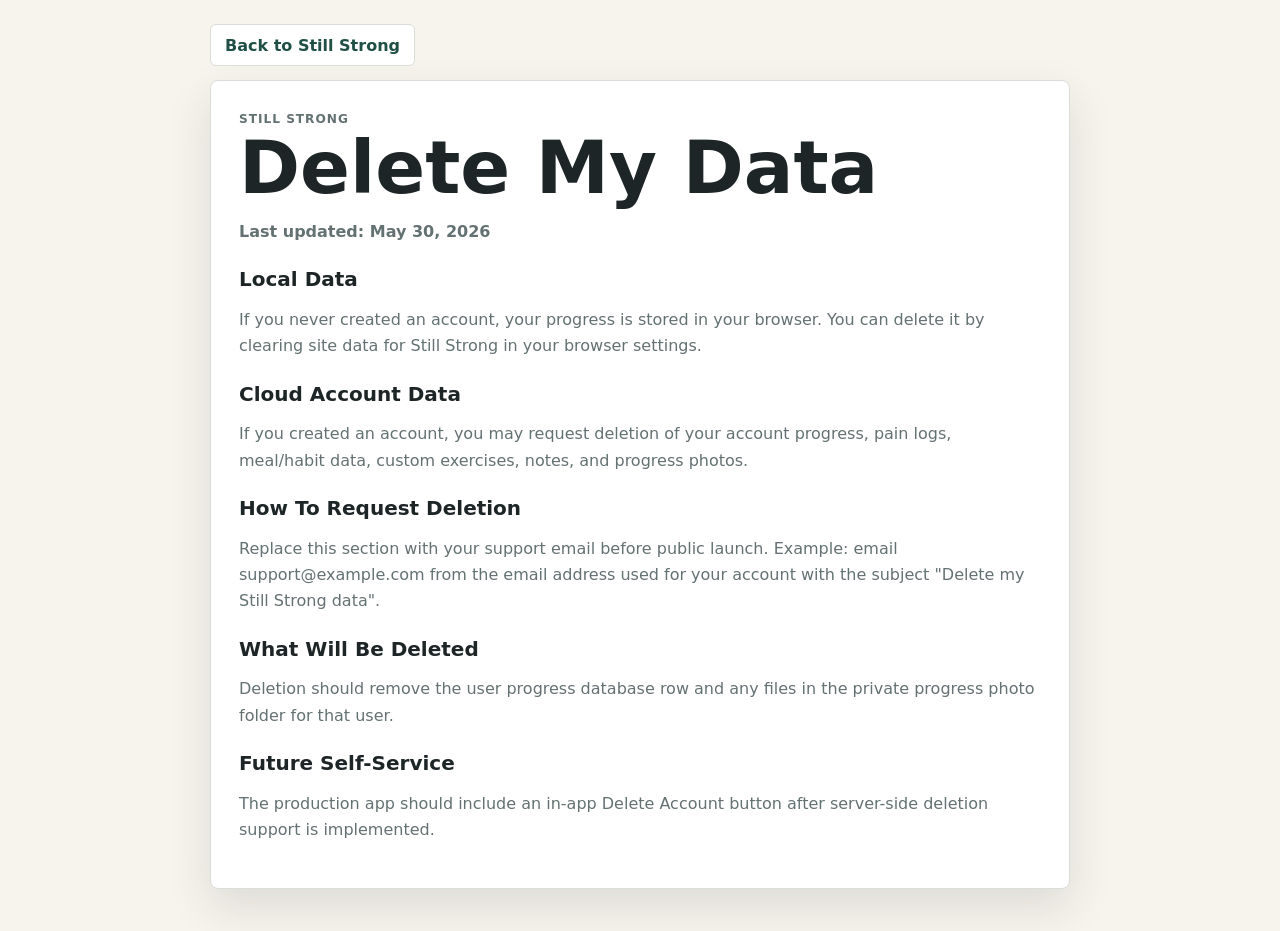
<file: data-deletion.html>
<!doctype html>
<html lang="en">
  <head>
    <meta charset="utf-8" />
    <meta name="viewport" content="width=device-width, initial-scale=1" />
    <title>Delete My Data | Still Strong</title>
    <meta name="theme-color" content="#1f4f45" />
    <link rel="stylesheet" href="styles.css?v=4" />
  </head>
  <body>
    <main class="legal-shell">
      <a class="back-link" href="index.html">Back to Still Strong</a>
      <section class="legal-panel">
        <p class="eyebrow">Still Strong</p>
        <h1>Delete My Data</h1>
        <p class="updated">Last updated: May 30, 2026</p>

        <h2>Local Data</h2>
        <p>If you never created an account, your progress is stored in your browser. You can delete it by clearing site data for Still Strong in your browser settings.</p>

        <h2>Cloud Account Data</h2>
        <p>If you created an account, you may request deletion of your account progress, pain logs, meal/habit data, custom exercises, notes, and progress photos.</p>

        <h2>How To Request Deletion</h2>
        <p>Replace this section with your support email before public launch. Example: email support@example.com from the email address used for your account with the subject "Delete my Still Strong data".</p>

        <h2>What Will Be Deleted</h2>
        <p>Deletion should remove the user progress database row and any files in the private progress photo folder for that user.</p>

        <h2>Future Self-Service</h2>
        <p>The production app should include an in-app Delete Account button after server-side deletion support is implemented.</p>
      </section>
    </main>
  </body>
</html>
</file>
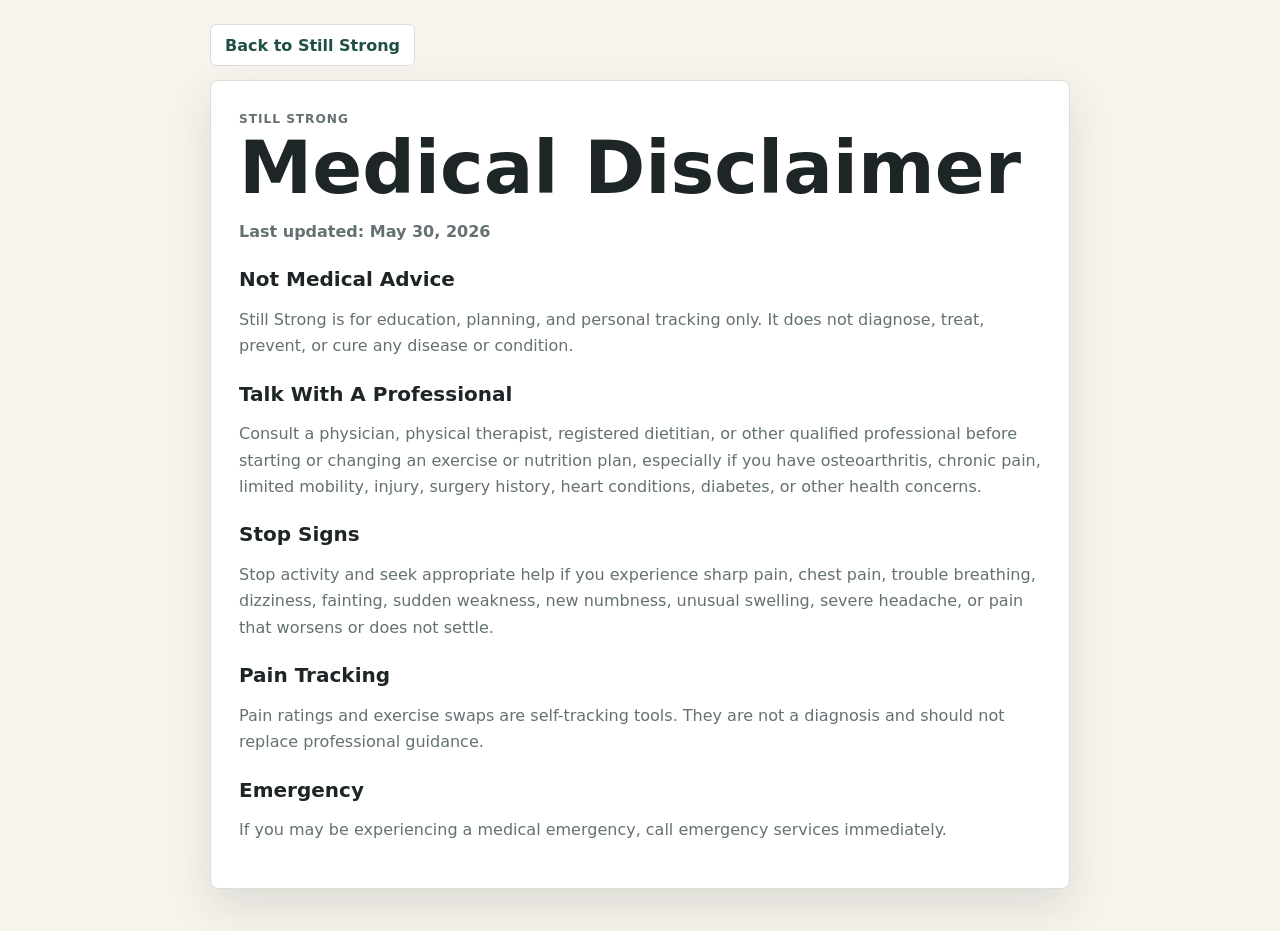
<file: medical-disclaimer.html>
<!doctype html>
<html lang="en">
  <head>
    <meta charset="utf-8" />
    <meta name="viewport" content="width=device-width, initial-scale=1" />
    <title>Medical Disclaimer | Still Strong</title>
    <meta name="theme-color" content="#1f4f45" />
    <link rel="stylesheet" href="styles.css?v=4" />
  </head>
  <body>
    <main class="legal-shell">
      <a class="back-link" href="index.html">Back to Still Strong</a>
      <section class="legal-panel">
        <p class="eyebrow">Still Strong</p>
        <h1>Medical Disclaimer</h1>
        <p class="updated">Last updated: May 30, 2026</p>

        <h2>Not Medical Advice</h2>
        <p>Still Strong is for education, planning, and personal tracking only. It does not diagnose, treat, prevent, or cure any disease or condition.</p>

        <h2>Talk With A Professional</h2>
        <p>Consult a physician, physical therapist, registered dietitian, or other qualified professional before starting or changing an exercise or nutrition plan, especially if you have osteoarthritis, chronic pain, limited mobility, injury, surgery history, heart conditions, diabetes, or other health concerns.</p>

        <h2>Stop Signs</h2>
        <p>Stop activity and seek appropriate help if you experience sharp pain, chest pain, trouble breathing, dizziness, fainting, sudden weakness, new numbness, unusual swelling, severe headache, or pain that worsens or does not settle.</p>

        <h2>Pain Tracking</h2>
        <p>Pain ratings and exercise swaps are self-tracking tools. They are not a diagnosis and should not replace professional guidance.</p>

        <h2>Emergency</h2>
        <p>If you may be experiencing a medical emergency, call emergency services immediately.</p>
      </section>
    </main>
  </body>
</html>
</file>
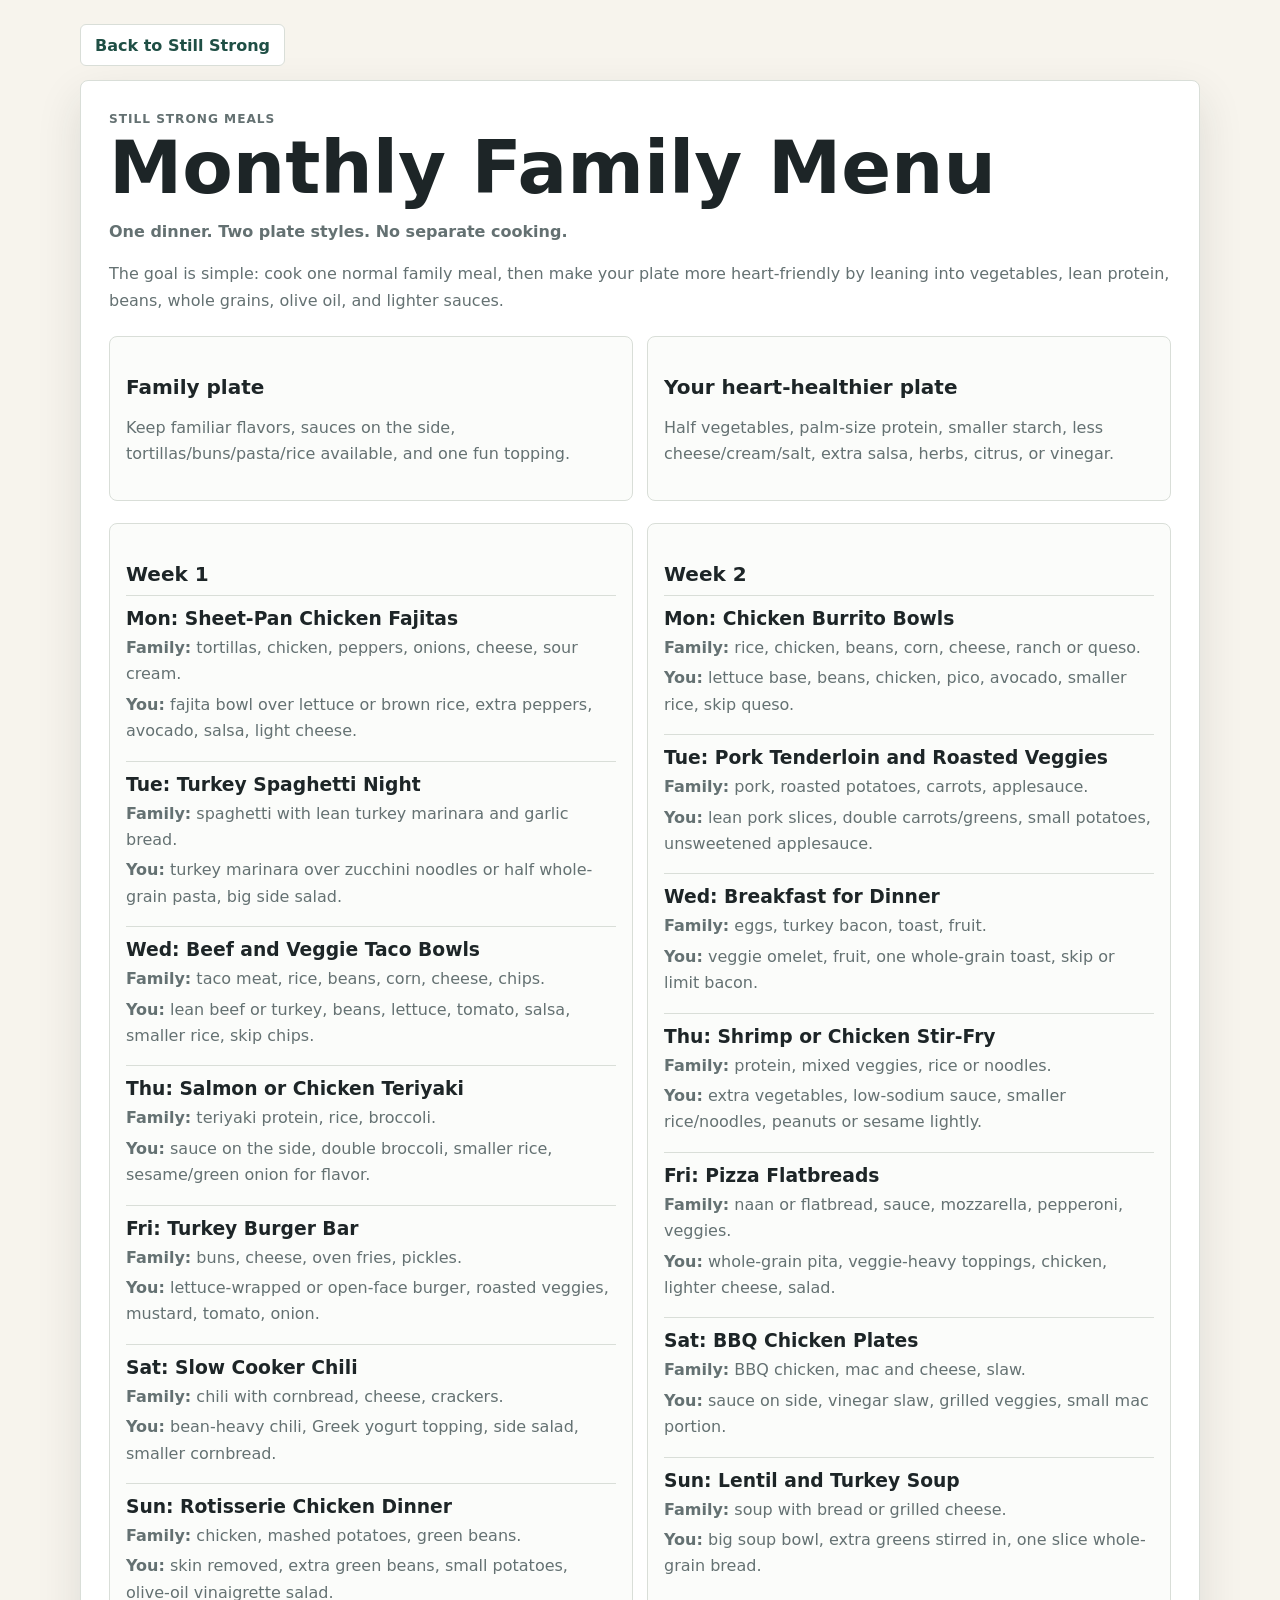
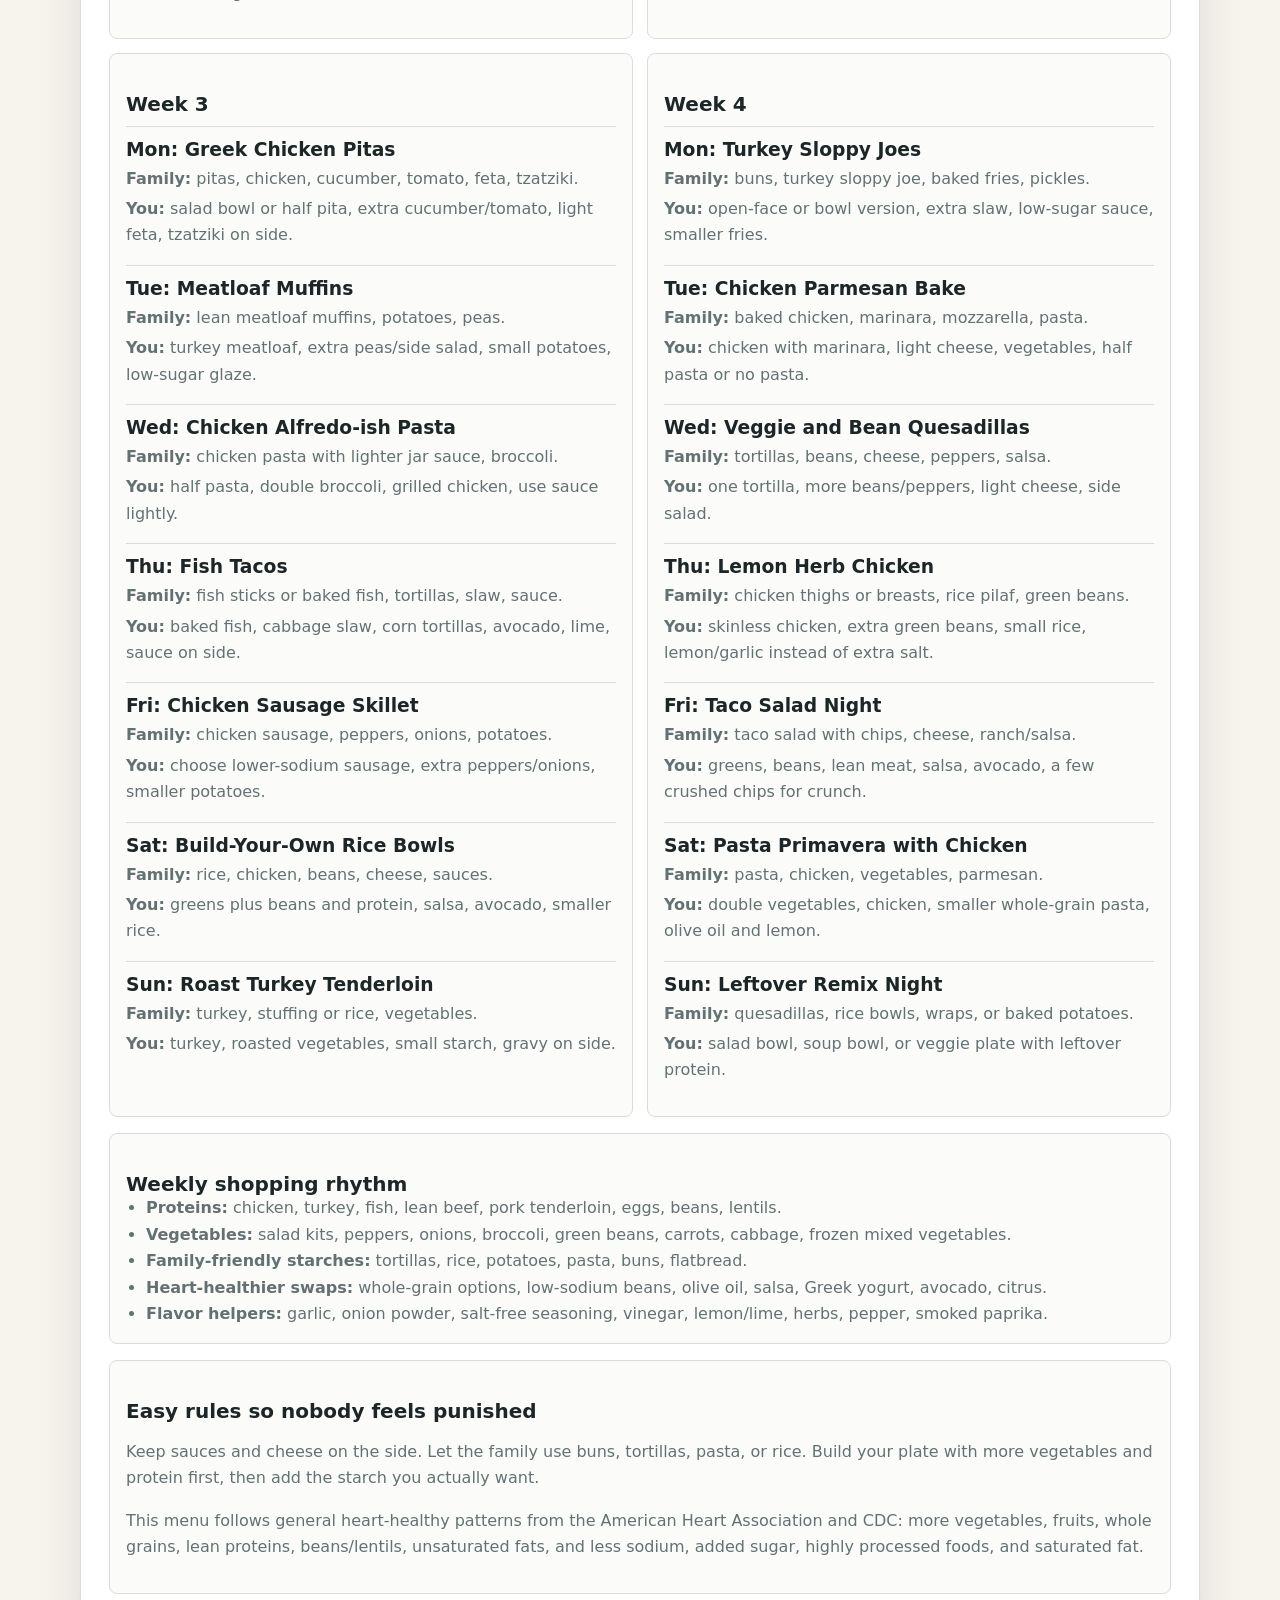
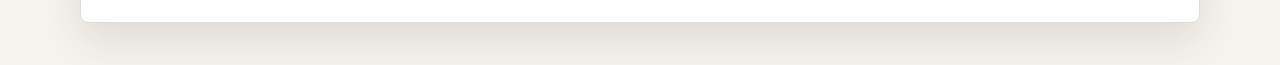
<file: monthly-menu.html>
<!doctype html>
<html lang="en">
  <head>
    <meta charset="utf-8" />
    <meta name="viewport" content="width=device-width, initial-scale=1" />
    <title>Monthly Family Menu | Still Strong</title>
    <meta name="theme-color" content="#1f4f45" />
    <link rel="stylesheet" href="styles.css?v=5" />
  </head>
  <body>
    <main class="legal-shell menu-shell">
      <a class="back-link" href="index.html">Back to Still Strong</a>
      <section class="legal-panel">
        <p class="eyebrow">Still Strong Meals</p>
        <h1>Monthly Family Menu</h1>
        <p class="updated">One dinner. Two plate styles. No separate cooking.</p>
        <p>
          The goal is simple: cook one normal family meal, then make your plate more
          heart-friendly by leaning into vegetables, lean protein, beans, whole grains,
          olive oil, and lighter sauces.
        </p>

        <div class="menu-rules">
          <div>
            <h2>Family plate</h2>
            <p>Keep familiar flavors, sauces on the side, tortillas/buns/pasta/rice available, and one fun topping.</p>
          </div>
          <div>
            <h2>Your heart-healthier plate</h2>
            <p>Half vegetables, palm-size protein, smaller starch, less cheese/cream/salt, extra salsa, herbs, citrus, or vinegar.</p>
          </div>
        </div>

        <section class="month-grid" aria-label="Four week dinner menu">
          <article class="week-menu">
            <h2>Week 1</h2>
            <div class="menu-day">
              <h3>Mon: Sheet-Pan Chicken Fajitas</h3>
              <p><strong>Family:</strong> tortillas, chicken, peppers, onions, cheese, sour cream.</p>
              <p><strong>You:</strong> fajita bowl over lettuce or brown rice, extra peppers, avocado, salsa, light cheese.</p>
            </div>
            <div class="menu-day">
              <h3>Tue: Turkey Spaghetti Night</h3>
              <p><strong>Family:</strong> spaghetti with lean turkey marinara and garlic bread.</p>
              <p><strong>You:</strong> turkey marinara over zucchini noodles or half whole-grain pasta, big side salad.</p>
            </div>
            <div class="menu-day">
              <h3>Wed: Beef and Veggie Taco Bowls</h3>
              <p><strong>Family:</strong> taco meat, rice, beans, corn, cheese, chips.</p>
              <p><strong>You:</strong> lean beef or turkey, beans, lettuce, tomato, salsa, smaller rice, skip chips.</p>
            </div>
            <div class="menu-day">
              <h3>Thu: Salmon or Chicken Teriyaki</h3>
              <p><strong>Family:</strong> teriyaki protein, rice, broccoli.</p>
              <p><strong>You:</strong> sauce on the side, double broccoli, smaller rice, sesame/green onion for flavor.</p>
            </div>
            <div class="menu-day">
              <h3>Fri: Turkey Burger Bar</h3>
              <p><strong>Family:</strong> buns, cheese, oven fries, pickles.</p>
              <p><strong>You:</strong> lettuce-wrapped or open-face burger, roasted veggies, mustard, tomato, onion.</p>
            </div>
            <div class="menu-day">
              <h3>Sat: Slow Cooker Chili</h3>
              <p><strong>Family:</strong> chili with cornbread, cheese, crackers.</p>
              <p><strong>You:</strong> bean-heavy chili, Greek yogurt topping, side salad, smaller cornbread.</p>
            </div>
            <div class="menu-day">
              <h3>Sun: Rotisserie Chicken Dinner</h3>
              <p><strong>Family:</strong> chicken, mashed potatoes, green beans.</p>
              <p><strong>You:</strong> skin removed, extra green beans, small potatoes, olive-oil vinaigrette salad.</p>
            </div>
          </article>

          <article class="week-menu">
            <h2>Week 2</h2>
            <div class="menu-day">
              <h3>Mon: Chicken Burrito Bowls</h3>
              <p><strong>Family:</strong> rice, chicken, beans, corn, cheese, ranch or queso.</p>
              <p><strong>You:</strong> lettuce base, beans, chicken, pico, avocado, smaller rice, skip queso.</p>
            </div>
            <div class="menu-day">
              <h3>Tue: Pork Tenderloin and Roasted Veggies</h3>
              <p><strong>Family:</strong> pork, roasted potatoes, carrots, applesauce.</p>
              <p><strong>You:</strong> lean pork slices, double carrots/greens, small potatoes, unsweetened applesauce.</p>
            </div>
            <div class="menu-day">
              <h3>Wed: Breakfast for Dinner</h3>
              <p><strong>Family:</strong> eggs, turkey bacon, toast, fruit.</p>
              <p><strong>You:</strong> veggie omelet, fruit, one whole-grain toast, skip or limit bacon.</p>
            </div>
            <div class="menu-day">
              <h3>Thu: Shrimp or Chicken Stir-Fry</h3>
              <p><strong>Family:</strong> protein, mixed veggies, rice or noodles.</p>
              <p><strong>You:</strong> extra vegetables, low-sodium sauce, smaller rice/noodles, peanuts or sesame lightly.</p>
            </div>
            <div class="menu-day">
              <h3>Fri: Pizza Flatbreads</h3>
              <p><strong>Family:</strong> naan or flatbread, sauce, mozzarella, pepperoni, veggies.</p>
              <p><strong>You:</strong> whole-grain pita, veggie-heavy toppings, chicken, lighter cheese, salad.</p>
            </div>
            <div class="menu-day">
              <h3>Sat: BBQ Chicken Plates</h3>
              <p><strong>Family:</strong> BBQ chicken, mac and cheese, slaw.</p>
              <p><strong>You:</strong> sauce on side, vinegar slaw, grilled veggies, small mac portion.</p>
            </div>
            <div class="menu-day">
              <h3>Sun: Lentil and Turkey Soup</h3>
              <p><strong>Family:</strong> soup with bread or grilled cheese.</p>
              <p><strong>You:</strong> big soup bowl, extra greens stirred in, one slice whole-grain bread.</p>
            </div>
          </article>

          <article class="week-menu">
            <h2>Week 3</h2>
            <div class="menu-day">
              <h3>Mon: Greek Chicken Pitas</h3>
              <p><strong>Family:</strong> pitas, chicken, cucumber, tomato, feta, tzatziki.</p>
              <p><strong>You:</strong> salad bowl or half pita, extra cucumber/tomato, light feta, tzatziki on side.</p>
            </div>
            <div class="menu-day">
              <h3>Tue: Meatloaf Muffins</h3>
              <p><strong>Family:</strong> lean meatloaf muffins, potatoes, peas.</p>
              <p><strong>You:</strong> turkey meatloaf, extra peas/side salad, small potatoes, low-sugar glaze.</p>
            </div>
            <div class="menu-day">
              <h3>Wed: Chicken Alfredo-ish Pasta</h3>
              <p><strong>Family:</strong> chicken pasta with lighter jar sauce, broccoli.</p>
              <p><strong>You:</strong> half pasta, double broccoli, grilled chicken, use sauce lightly.</p>
            </div>
            <div class="menu-day">
              <h3>Thu: Fish Tacos</h3>
              <p><strong>Family:</strong> fish sticks or baked fish, tortillas, slaw, sauce.</p>
              <p><strong>You:</strong> baked fish, cabbage slaw, corn tortillas, avocado, lime, sauce on side.</p>
            </div>
            <div class="menu-day">
              <h3>Fri: Chicken Sausage Skillet</h3>
              <p><strong>Family:</strong> chicken sausage, peppers, onions, potatoes.</p>
              <p><strong>You:</strong> choose lower-sodium sausage, extra peppers/onions, smaller potatoes.</p>
            </div>
            <div class="menu-day">
              <h3>Sat: Build-Your-Own Rice Bowls</h3>
              <p><strong>Family:</strong> rice, chicken, beans, cheese, sauces.</p>
              <p><strong>You:</strong> greens plus beans and protein, salsa, avocado, smaller rice.</p>
            </div>
            <div class="menu-day">
              <h3>Sun: Roast Turkey Tenderloin</h3>
              <p><strong>Family:</strong> turkey, stuffing or rice, vegetables.</p>
              <p><strong>You:</strong> turkey, roasted vegetables, small starch, gravy on side.</p>
            </div>
          </article>

          <article class="week-menu">
            <h2>Week 4</h2>
            <div class="menu-day">
              <h3>Mon: Turkey Sloppy Joes</h3>
              <p><strong>Family:</strong> buns, turkey sloppy joe, baked fries, pickles.</p>
              <p><strong>You:</strong> open-face or bowl version, extra slaw, low-sugar sauce, smaller fries.</p>
            </div>
            <div class="menu-day">
              <h3>Tue: Chicken Parmesan Bake</h3>
              <p><strong>Family:</strong> baked chicken, marinara, mozzarella, pasta.</p>
              <p><strong>You:</strong> chicken with marinara, light cheese, vegetables, half pasta or no pasta.</p>
            </div>
            <div class="menu-day">
              <h3>Wed: Veggie and Bean Quesadillas</h3>
              <p><strong>Family:</strong> tortillas, beans, cheese, peppers, salsa.</p>
              <p><strong>You:</strong> one tortilla, more beans/peppers, light cheese, side salad.</p>
            </div>
            <div class="menu-day">
              <h3>Thu: Lemon Herb Chicken</h3>
              <p><strong>Family:</strong> chicken thighs or breasts, rice pilaf, green beans.</p>
              <p><strong>You:</strong> skinless chicken, extra green beans, small rice, lemon/garlic instead of extra salt.</p>
            </div>
            <div class="menu-day">
              <h3>Fri: Taco Salad Night</h3>
              <p><strong>Family:</strong> taco salad with chips, cheese, ranch/salsa.</p>
              <p><strong>You:</strong> greens, beans, lean meat, salsa, avocado, a few crushed chips for crunch.</p>
            </div>
            <div class="menu-day">
              <h3>Sat: Pasta Primavera with Chicken</h3>
              <p><strong>Family:</strong> pasta, chicken, vegetables, parmesan.</p>
              <p><strong>You:</strong> double vegetables, chicken, smaller whole-grain pasta, olive oil and lemon.</p>
            </div>
            <div class="menu-day">
              <h3>Sun: Leftover Remix Night</h3>
              <p><strong>Family:</strong> quesadillas, rice bowls, wraps, or baked potatoes.</p>
              <p><strong>You:</strong> salad bowl, soup bowl, or veggie plate with leftover protein.</p>
            </div>
          </article>
        </section>

        <section class="shopping-list">
          <h2>Weekly shopping rhythm</h2>
          <ul>
            <li><strong>Proteins:</strong> chicken, turkey, fish, lean beef, pork tenderloin, eggs, beans, lentils.</li>
            <li><strong>Vegetables:</strong> salad kits, peppers, onions, broccoli, green beans, carrots, cabbage, frozen mixed vegetables.</li>
            <li><strong>Family-friendly starches:</strong> tortillas, rice, potatoes, pasta, buns, flatbread.</li>
            <li><strong>Heart-healthier swaps:</strong> whole-grain options, low-sodium beans, olive oil, salsa, Greek yogurt, avocado, citrus.</li>
            <li><strong>Flavor helpers:</strong> garlic, onion powder, salt-free seasoning, vinegar, lemon/lime, herbs, pepper, smoked paprika.</li>
          </ul>
        </section>

        <section class="menu-notes">
          <h2>Easy rules so nobody feels punished</h2>
          <p>Keep sauces and cheese on the side. Let the family use buns, tortillas, pasta, or rice. Build your plate with more vegetables and protein first, then add the starch you actually want.</p>
          <p>This menu follows general heart-healthy patterns from the American Heart Association and CDC: more vegetables, fruits, whole grains, lean proteins, beans/lentils, unsaturated fats, and less sodium, added sugar, highly processed foods, and saturated fat.</p>
        </section>
      </section>
    </main>
  </body>
</html>
</file>
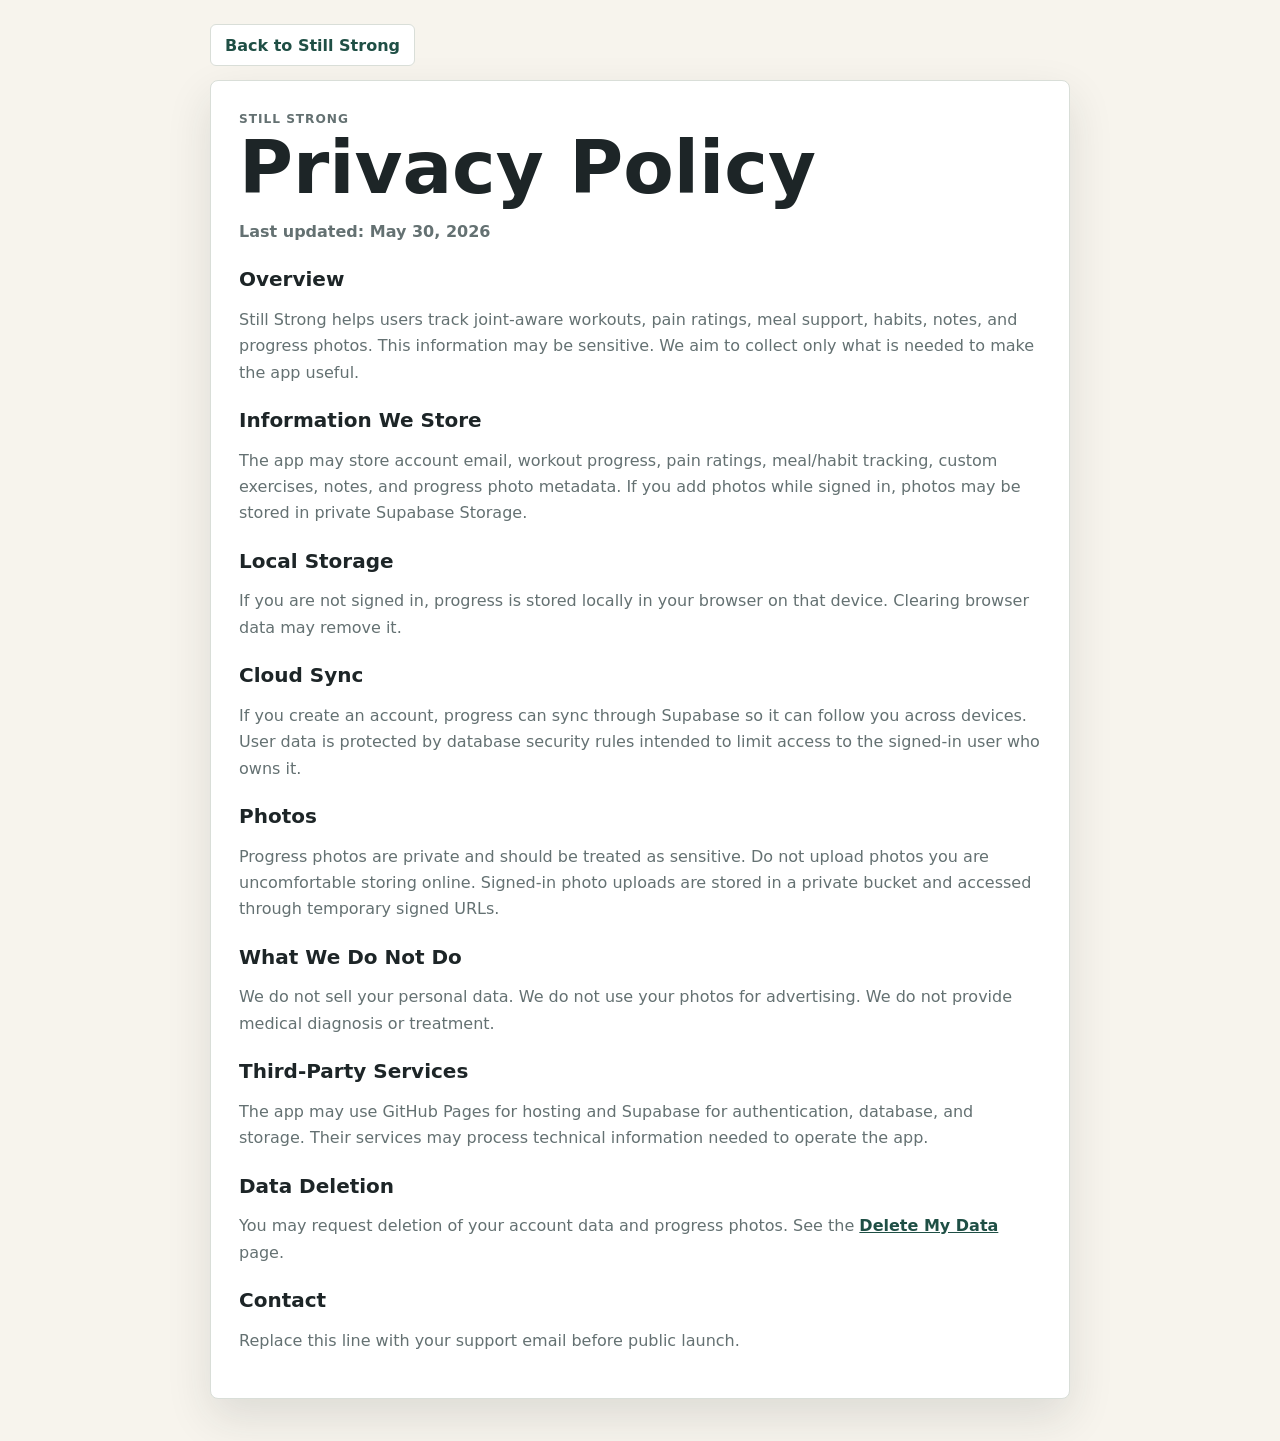
<file: privacy.html>
<!doctype html>
<html lang="en">
  <head>
    <meta charset="utf-8" />
    <meta name="viewport" content="width=device-width, initial-scale=1" />
    <title>Privacy Policy | Still Strong</title>
    <meta name="theme-color" content="#1f4f45" />
    <link rel="stylesheet" href="styles.css?v=4" />
  </head>
  <body>
    <main class="legal-shell">
      <a class="back-link" href="index.html">Back to Still Strong</a>
      <section class="legal-panel">
        <p class="eyebrow">Still Strong</p>
        <h1>Privacy Policy</h1>
        <p class="updated">Last updated: May 30, 2026</p>

        <h2>Overview</h2>
        <p>Still Strong helps users track joint-aware workouts, pain ratings, meal support, habits, notes, and progress photos. This information may be sensitive. We aim to collect only what is needed to make the app useful.</p>

        <h2>Information We Store</h2>
        <p>The app may store account email, workout progress, pain ratings, meal/habit tracking, custom exercises, notes, and progress photo metadata. If you add photos while signed in, photos may be stored in private Supabase Storage.</p>

        <h2>Local Storage</h2>
        <p>If you are not signed in, progress is stored locally in your browser on that device. Clearing browser data may remove it.</p>

        <h2>Cloud Sync</h2>
        <p>If you create an account, progress can sync through Supabase so it can follow you across devices. User data is protected by database security rules intended to limit access to the signed-in user who owns it.</p>

        <h2>Photos</h2>
        <p>Progress photos are private and should be treated as sensitive. Do not upload photos you are uncomfortable storing online. Signed-in photo uploads are stored in a private bucket and accessed through temporary signed URLs.</p>

        <h2>What We Do Not Do</h2>
        <p>We do not sell your personal data. We do not use your photos for advertising. We do not provide medical diagnosis or treatment.</p>

        <h2>Third-Party Services</h2>
        <p>The app may use GitHub Pages for hosting and Supabase for authentication, database, and storage. Their services may process technical information needed to operate the app.</p>

        <h2>Data Deletion</h2>
        <p>You may request deletion of your account data and progress photos. See the <a href="data-deletion.html">Delete My Data</a> page.</p>

        <h2>Contact</h2>
        <p>Replace this line with your support email before public launch.</p>
      </section>
    </main>
  </body>
</html>
</file>
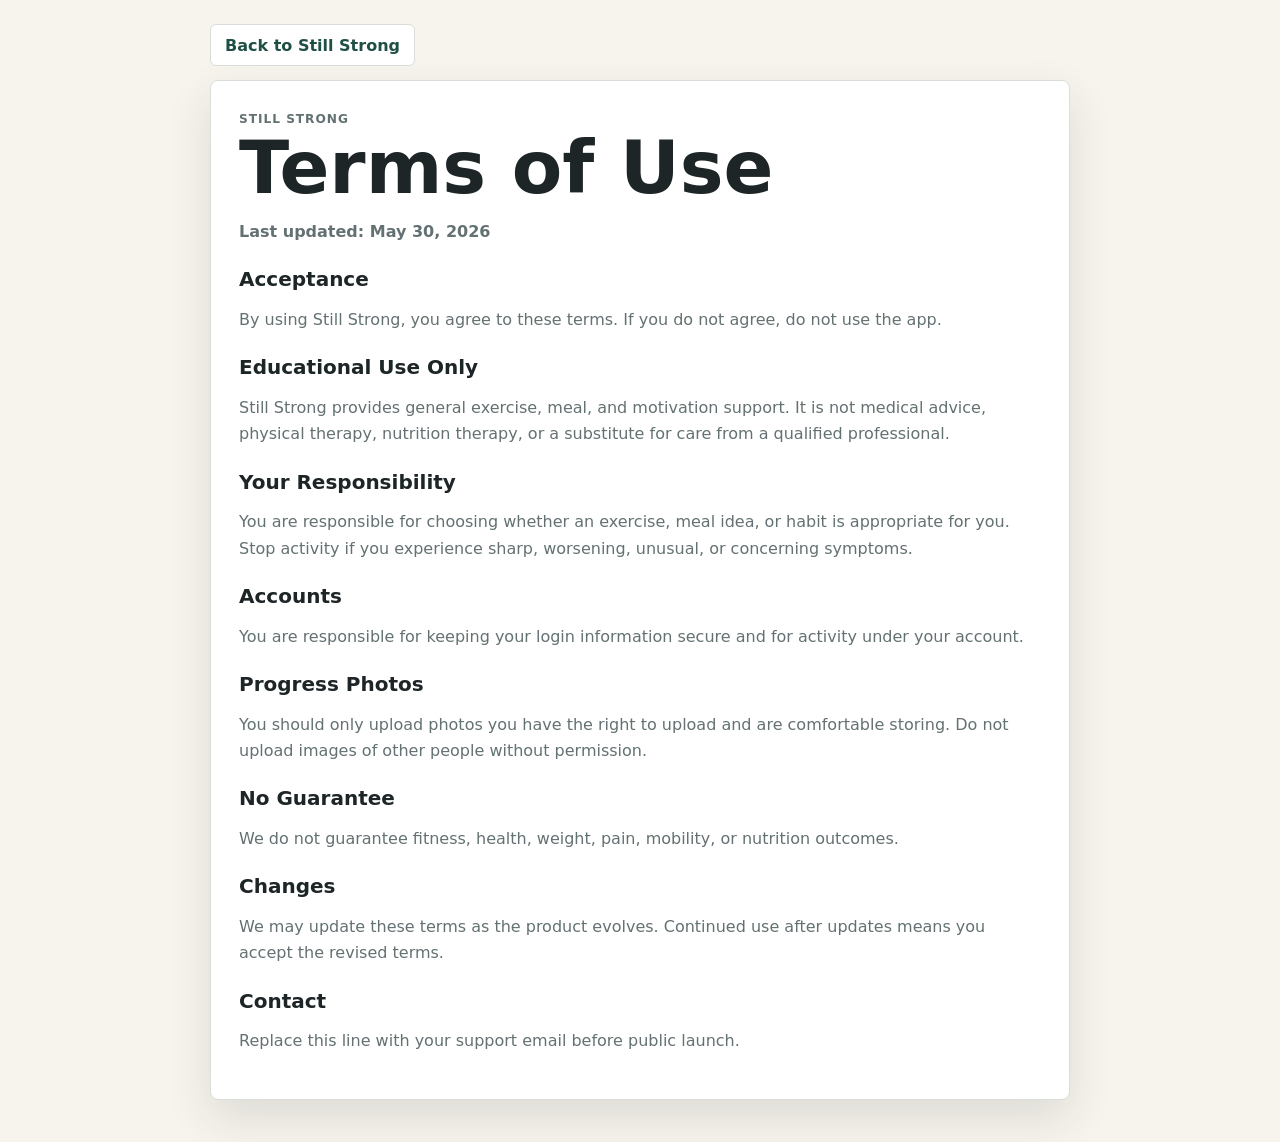
<file: terms.html>
<!doctype html>
<html lang="en">
  <head>
    <meta charset="utf-8" />
    <meta name="viewport" content="width=device-width, initial-scale=1" />
    <title>Terms of Use | Still Strong</title>
    <meta name="theme-color" content="#1f4f45" />
    <link rel="stylesheet" href="styles.css?v=4" />
  </head>
  <body>
    <main class="legal-shell">
      <a class="back-link" href="index.html">Back to Still Strong</a>
      <section class="legal-panel">
        <p class="eyebrow">Still Strong</p>
        <h1>Terms of Use</h1>
        <p class="updated">Last updated: May 30, 2026</p>

        <h2>Acceptance</h2>
        <p>By using Still Strong, you agree to these terms. If you do not agree, do not use the app.</p>

        <h2>Educational Use Only</h2>
        <p>Still Strong provides general exercise, meal, and motivation support. It is not medical advice, physical therapy, nutrition therapy, or a substitute for care from a qualified professional.</p>

        <h2>Your Responsibility</h2>
        <p>You are responsible for choosing whether an exercise, meal idea, or habit is appropriate for you. Stop activity if you experience sharp, worsening, unusual, or concerning symptoms.</p>

        <h2>Accounts</h2>
        <p>You are responsible for keeping your login information secure and for activity under your account.</p>

        <h2>Progress Photos</h2>
        <p>You should only upload photos you have the right to upload and are comfortable storing. Do not upload images of other people without permission.</p>

        <h2>No Guarantee</h2>
        <p>We do not guarantee fitness, health, weight, pain, mobility, or nutrition outcomes.</p>

        <h2>Changes</h2>
        <p>We may update these terms as the product evolves. Continued use after updates means you accept the revised terms.</p>

        <h2>Contact</h2>
        <p>Replace this line with your support email before public launch.</p>
      </section>
    </main>
  </body>
</html>
</file>
<file: styles.css>
:root {
  color-scheme: light;
  --ink: #1d2527;
  --muted: #647172;
  --paper: #f7f4ed;
  --surface: #ffffff;
  --line: #d9ded8;
  --green: #2f6f61;
  --green-dark: #1f4f45;
  --rose: #b65362;
  --blue: #416b93;
  --gold: #c58a2c;
  --shadow: 0 18px 45px rgba(35, 45, 42, 0.12);
}

* {
  box-sizing: border-box;
}

body {
  margin: 0;
  min-height: 100vh;
  background: var(--paper);
  color: var(--ink);
  font-family: Inter, ui-sans-serif, system-ui, -apple-system, BlinkMacSystemFont, "Segoe UI", sans-serif;
}

button,
select,
textarea,
input {
  font: inherit;
}

a {
  color: var(--green-dark);
  font-weight: 700;
}

.app-shell {
  width: min(1180px, calc(100% - 28px));
  margin: 0 auto;
  padding: 22px 0 36px;
}

.hero {
  min-height: 440px;
  display: grid;
  grid-template-columns: minmax(0, 1.2fr) minmax(280px, 0.8fr);
  align-items: center;
  gap: 28px;
  padding: 42px;
  border-radius: 8px;
  color: #fff;
  background:
    linear-gradient(90deg, rgba(22, 48, 42, 0.86), rgba(22, 48, 42, 0.56)),
    url("https://images.unsplash.com/photo-1518611012118-696072aa579a?auto=format&fit=crop&w=1800&q=80") center/cover;
  overflow: hidden;
}

.hero h1 {
  max-width: 720px;
  margin: 8px 0 14px;
  font-size: clamp(3rem, 8vw, 6.8rem);
  line-height: 0.92;
  letter-spacing: 0;
}

.hero p {
  max-width: 680px;
  margin: 0;
  font-size: 1.12rem;
  line-height: 1.6;
}

.eyebrow {
  margin: 0 0 4px;
  color: inherit;
  font-size: 0.76rem;
  font-weight: 800;
  letter-spacing: 0.08em;
  text-transform: uppercase;
}

.hero-panel {
  justify-self: end;
  width: min(100%, 330px);
  display: grid;
  grid-template-columns: 1fr auto;
  gap: 18px;
  align-items: center;
  padding: 22px;
  background: rgba(255, 255, 255, 0.16);
  border: 1px solid rgba(255, 255, 255, 0.32);
  border-radius: 8px;
  backdrop-filter: blur(10px);
}

.metric {
  display: block;
  font-size: 4rem;
  font-weight: 900;
  line-height: 1;
}

.metric-label {
  display: block;
  margin-top: 6px;
  color: rgba(255, 255, 255, 0.86);
  font-weight: 700;
}

.ring {
  width: 92px;
  aspect-ratio: 1;
  border-radius: 50%;
  display: grid;
  place-items: center;
  border: 9px solid rgba(255, 255, 255, 0.32);
  background: rgba(18, 41, 36, 0.54);
}

.ring span {
  font-size: 2rem;
  font-weight: 900;
  line-height: 1;
}

.ring small {
  margin-top: -24px;
  font-weight: 800;
  text-transform: uppercase;
}

.control-band,
.quick-start,
.timeline-band,
.panel {
  background: var(--surface);
  border: 1px solid var(--line);
  border-radius: 8px;
  box-shadow: var(--shadow);
}

.quick-start {
  display: grid;
  grid-template-columns: minmax(220px, 0.42fr) 1fr;
  gap: 18px;
  align-items: stretch;
  margin: 18px 0;
  padding: 22px;
}

.quick-copy {
  display: grid;
  align-content: center;
  gap: 8px;
}

.quick-copy p {
  margin: 0;
  color: var(--muted);
  line-height: 1.5;
}

.choice-grid {
  display: grid;
  grid-template-columns: repeat(3, minmax(0, 1fr));
  gap: 12px;
}

.choice-card {
  min-height: 136px;
  display: grid;
  align-content: center;
  gap: 8px;
  padding: 18px;
  color: var(--ink);
  background: #fbfcfa;
  border-color: var(--line);
  text-align: left;
}

.choice-card:hover,
.choice-card.active {
  color: #fff;
  background: var(--green-dark);
  border-color: var(--green-dark);
}

.choice-card strong {
  font-size: 1.15rem;
  line-height: 1.15;
}

.choice-card span {
  color: var(--muted);
  line-height: 1.35;
}

.choice-card:hover span,
.choice-card.active span {
  color: rgba(255, 255, 255, 0.84);
}

.install-button {
  width: max-content;
  margin-top: 6px;
  background: var(--blue);
  border-color: var(--blue);
}

.install-button[hidden] {
  display: none;
}

.control-band {
  margin: 18px 0;
  padding: 0;
  overflow: hidden;
}

.control-band details {
  padding: 18px 22px;
}

.control-band summary {
  display: flex;
  align-items: center;
  gap: 12px;
  color: var(--green-dark);
  cursor: pointer;
  font-weight: 900;
}

.control-band summary span {
  display: grid;
  gap: 4px;
}

.control-band summary small {
  color: var(--muted);
  font-weight: 700;
  line-height: 1.35;
}

.control-band details[open] .controls {
  margin-top: 16px;
}

h2 {
  margin: 0;
  font-size: clamp(1.35rem, 2.3vw, 2.2rem);
  line-height: 1.08;
  letter-spacing: 0;
}

.control-band p,
footer p {
  color: var(--muted);
  line-height: 1.55;
}

.controls {
  display: grid;
  grid-template-columns: repeat(4, minmax(120px, 1fr));
  gap: 12px;
}

label {
  display: grid;
  gap: 7px;
  color: var(--muted);
  font-size: 0.82rem;
  font-weight: 800;
  text-transform: uppercase;
}

select,
textarea,
button {
  border-radius: 6px;
  border: 1px solid var(--line);
}

select,
textarea {
  width: 100%;
  color: var(--ink);
  background: #fbfcfa;
}

select {
  min-height: 46px;
  padding: 0 12px;
}

textarea {
  resize: vertical;
  min-height: 104px;
  padding: 12px;
  line-height: 1.45;
}

input[type="search"] {
  min-height: 46px;
  padding: 0 12px;
  color: var(--ink);
  background: #fbfcfa;
  border: 1px solid var(--line);
  border-radius: 6px;
}

input[type="text"] {
  min-height: 46px;
  padding: 0 12px;
  color: var(--ink);
  background: #fbfcfa;
  border: 1px solid var(--line);
  border-radius: 6px;
}

input[type="email"],
input[type="password"],
input[type="file"] {
  min-height: 46px;
  padding: 0 12px;
  color: var(--ink);
  background: #fbfcfa;
  border: 1px solid var(--line);
  border-radius: 6px;
}

button {
  min-height: 46px;
  padding: 0 16px;
  color: #fff;
  background: var(--green);
  border-color: var(--green);
  font-weight: 850;
  cursor: pointer;
}

button:hover {
  background: var(--green-dark);
}

.app-nav {
  position: sticky;
  top: 0;
  z-index: 10;
  display: grid;
  grid-template-columns: repeat(5, minmax(0, 1fr));
  gap: 8px;
  margin-bottom: 12px;
  padding: 8px;
  background: rgba(247, 244, 237, 0.92);
  border: 1px solid var(--line);
  border-radius: 8px;
  backdrop-filter: blur(12px);
}

.app-nav a {
  min-height: 42px;
  display: grid;
  place-items: center;
  color: var(--green-dark);
  background: #ffffff;
  border: 1px solid var(--line);
  border-radius: 6px;
  text-decoration: none;
  font-size: 0.9rem;
  font-weight: 900;
}

.app-nav a:hover {
  color: #fff;
  background: var(--green-dark);
}

.ghost-button,
.meal-tab,
.danger-button {
  color: var(--green-dark);
  background: #edf5f1;
  border-color: #cfe0d7;
}

.ghost-button:hover,
.meal-tab:hover,
.meal-tab.active {
  color: #fff;
  background: var(--green-dark);
}

.danger-button {
  color: #7f2935;
  background: #f8e9ec;
  border-color: #efcbd1;
}

.danger-button:hover {
  color: #fff;
  background: var(--rose);
  border-color: var(--rose);
}

.grid {
  display: grid;
  gap: 18px;
  margin-bottom: 18px;
}

.two-column {
  grid-template-columns: minmax(0, 1.08fr) minmax(320px, 0.92fr);
}

.panel {
  padding: 22px;
}

.panel-heading {
  display: flex;
  justify-content: space-between;
  gap: 16px;
  align-items: flex-start;
  margin-bottom: 18px;
}

.pain-check {
  display: grid;
  gap: 8px;
  padding: 16px;
  background: #f4f0e8;
  border: 1px solid #e5dbca;
  border-radius: 8px;
}

.pain-check p {
  margin: 0;
  color: var(--green-dark);
  font-weight: 800;
}

.pain-scale {
  display: grid;
  grid-template-columns: repeat(4, minmax(0, 1fr));
  gap: 8px;
}

.pain-scale span {
  min-height: 58px;
  display: grid;
  place-items: center;
  padding: 8px;
  color: var(--ink);
  background: #fff;
  border: 1px solid var(--line);
  border-radius: 6px;
  font-size: 1.05rem;
  font-weight: 900;
  text-align: center;
}

.pain-scale small {
  display: block;
  color: var(--muted);
  font-size: 0.7rem;
  font-weight: 850;
  text-transform: uppercase;
}

input[type="range"] {
  accent-color: var(--rose);
}

.exercise-editor {
  margin-top: 12px;
  padding: 14px;
  background: #fbfcfa;
  border: 1px solid var(--line);
  border-radius: 8px;
}

.exercise-editor summary {
  color: var(--green-dark);
  cursor: pointer;
  font-weight: 900;
}

.editor-grid {
  display: grid;
  grid-template-columns: minmax(0, 1fr) minmax(120px, 0.5fr) auto;
  gap: 10px;
  align-items: end;
  margin-top: 12px;
}

.editor-wide {
  grid-column: span 2;
}

.exercise-list,
.swap-list,
.meal-plan,
.recipe-list,
.session-log,
.library-list,
.photo-grid {
  display: grid;
  gap: 12px;
  margin-top: 16px;
}

.exercise,
.swap,
.meal,
.recipe-card,
.photo-card,
.coach-card,
.day-chip,
.library-item,
.log-item {
  border: 1px solid var(--line);
  border-radius: 8px;
  background: #fbfcfa;
}

.exercise {
  display: grid;
  grid-template-columns: 1fr auto;
  gap: 14px;
  padding: 16px;
}

.exercise-actions {
  display: grid;
  grid-template-columns: repeat(2, minmax(88px, 1fr));
  gap: 8px;
  grid-column: 1 / -1;
}

.mini-button {
  min-height: 38px;
  padding: 0 10px;
  color: var(--green-dark);
  background: #edf5f1;
  border-color: #cfe0d7;
  font-size: 0.86rem;
}

.mini-button.remove {
  color: #7f2935;
  background: #f8e9ec;
  border-color: #efcbd1;
}

.exercise h3,
.swap h3,
.meal h3,
.recipe-card h3,
.photo-card h3,
.session-card h3,
.library-item h3 {
  margin: 0 0 5px;
  font-size: 1rem;
}

.exercise p,
.swap p,
.meal p,
.recipe-card p,
.photo-card p,
.coach-card p,
.session-card p,
.library-item p,
.log-item p {
  margin: 0;
  color: var(--muted);
  line-height: 1.45;
}

.dose {
  align-self: start;
  min-width: 92px;
  padding: 8px 10px;
  color: #fff;
  background: var(--blue);
  border-radius: 6px;
  text-align: center;
  font-weight: 900;
}

.swap {
  padding: 15px;
  border-left: 5px solid var(--gold);
}

.meal-tabs {
  display: flex;
  flex-wrap: wrap;
  gap: 8px;
  margin: 14px 0;
}

.meal-tab {
  min-height: 38px;
}

.meal {
  padding: 15px;
}

.recipe-tools {
  margin-top: 16px;
}

.recipe-list {
  grid-template-columns: repeat(2, minmax(0, 1fr));
}

.recipe-card {
  display: grid;
  gap: 10px;
  padding: 15px;
  border-left: 5px solid var(--blue);
}

.recipe-card ul {
  margin: 0;
  padding-left: 18px;
  color: var(--muted);
  line-height: 1.45;
}

.recipe-meta {
  display: flex;
  flex-wrap: wrap;
  gap: 6px;
}

.recipe-meta span {
  padding: 5px 8px;
  color: var(--green-dark);
  background: #edf5f1;
  border-radius: 999px;
  font-size: 0.76rem;
  font-weight: 900;
}

.coach-card {
  min-height: 122px;
  padding: 18px;
  border-left: 5px solid var(--rose);
}

.habit-grid {
  display: grid;
  grid-template-columns: repeat(2, minmax(0, 1fr));
  gap: 10px;
  margin: 14px 0;
}

.habit {
  color: var(--ink);
  background: #f4f0e8;
  border-color: #e5dbca;
}

.habit.done {
  color: #fff;
  background: var(--blue);
  border-color: var(--blue);
}

.session-panel {
  border-top: 5px solid var(--blue);
}

.session-card {
  display: grid;
  grid-template-columns: minmax(0, 1fr) auto;
  gap: 16px;
  align-items: center;
  padding: 18px;
  background: #fbfcfa;
  border: 1px solid var(--line);
  border-radius: 8px;
}

.timer {
  width: 132px;
  aspect-ratio: 1;
  display: grid;
  place-items: center;
  color: #fff;
  background: var(--green-dark);
  border-radius: 8px;
}

.timer span {
  font-size: 1.7rem;
  font-weight: 950;
}

.timer small {
  margin-top: -38px;
  font-size: 0.72rem;
  font-weight: 900;
  text-transform: uppercase;
}

.session-actions {
  display: grid;
  grid-template-columns: repeat(6, minmax(96px, 1fr));
  gap: 10px;
  margin: 14px 0;
}

.swap-alert {
  margin-top: 12px;
  padding: 13px 14px;
  color: var(--green-dark);
  background: #edf5f1;
  border: 1px solid #cfe0d7;
  border-radius: 8px;
  font-weight: 800;
  line-height: 1.4;
}

.session-progress {
  display: grid;
  gap: 8px;
}

.progress-step {
  min-height: 42px;
  display: grid;
  grid-template-columns: 30px 1fr auto;
  gap: 10px;
  align-items: center;
  padding: 9px 12px;
  background: #f4f0e8;
  border: 1px solid #e5dbca;
  border-radius: 6px;
}

.progress-step.active {
  border-color: var(--blue);
  box-shadow: inset 4px 0 0 var(--blue);
}

.progress-step.done {
  color: #fff;
  background: var(--green);
  border-color: var(--green);
}

.stat-row {
  display: grid;
  grid-template-columns: repeat(3, minmax(0, 1fr));
  gap: 10px;
}

.stat-row div {
  min-height: 92px;
  display: grid;
  place-items: center;
  padding: 12px;
  background: #f4f0e8;
  border: 1px solid #e5dbca;
  border-radius: 8px;
  text-align: center;
}

.stat-row strong {
  display: block;
  font-size: 2rem;
  line-height: 1;
}

.stat-row span {
  color: var(--muted);
  font-size: 0.8rem;
  font-weight: 850;
  text-transform: uppercase;
}

.log-item,
.library-item {
  padding: 14px;
}

.log-empty {
  color: var(--muted);
  padding: 14px;
  background: #fbfcfa;
  border: 1px dashed var(--line);
  border-radius: 8px;
}

.library-panel {
  margin-bottom: 18px;
}

.account-panel {
  margin-bottom: 18px;
  border-top: 5px solid var(--green-dark);
}

.photo-panel {
  margin-bottom: 18px;
  border-top: 5px solid var(--rose);
}

.photo-intro {
  padding: 14px;
  color: var(--green-dark);
  background: #edf5f1;
  border: 1px solid #cfe0d7;
  border-radius: 8px;
  font-weight: 800;
}

.photo-intro p {
  margin: 0;
  line-height: 1.45;
}

.photo-form {
  display: grid;
  grid-template-columns: minmax(0, 0.8fr) minmax(0, 1fr) auto;
  gap: 10px;
  align-items: end;
  margin-top: 14px;
}

.photo-grid {
  grid-template-columns: repeat(3, minmax(0, 1fr));
}

.photo-card {
  overflow: hidden;
}

.photo-card img {
  display: block;
  width: 100%;
  aspect-ratio: 4 / 5;
  object-fit: cover;
  background: #f4f0e8;
}

.photo-placeholder {
  min-height: 260px;
  display: grid;
  place-items: center;
  padding: 18px;
  color: var(--muted);
  background: #f4f0e8;
  font-weight: 900;
  text-align: center;
}

.photo-card-body {
  display: grid;
  gap: 8px;
  padding: 12px;
}

.photo-empty {
  padding: 14px;
  color: var(--muted);
  background: #fbfcfa;
  border: 1px dashed var(--line);
  border-radius: 8px;
}

.account-status {
  padding: 14px;
  color: var(--green-dark);
  background: #edf5f1;
  border: 1px solid #cfe0d7;
  border-radius: 8px;
  font-weight: 800;
  line-height: 1.45;
}

.auth-grid {
  display: grid;
  grid-template-columns: repeat(2, minmax(0, 1fr)) repeat(2, auto);
  gap: 10px;
  align-items: end;
  margin-top: 14px;
}

.signed-in-actions {
  display: flex;
  flex-wrap: wrap;
  gap: 12px;
  align-items: center;
  margin-top: 14px;
}

.signed-in-actions p {
  margin: 0;
  color: var(--muted);
  font-weight: 800;
}

.search-label {
  width: min(360px, 100%);
}

.library-list {
  grid-template-columns: repeat(3, minmax(0, 1fr));
}

.library-item {
  display: grid;
  gap: 10px;
}

.library-tags {
  display: flex;
  flex-wrap: wrap;
  gap: 6px;
}

.library-tags span {
  padding: 5px 8px;
  color: var(--green-dark);
  background: #edf5f1;
  border-radius: 999px;
  font-size: 0.76rem;
  font-weight: 900;
}

.timeline-band {
  display: grid;
  grid-template-columns: minmax(220px, 0.42fr) 1fr;
  gap: 18px;
  align-items: center;
  padding: 22px;
}

.week-track {
  display: grid;
  grid-template-columns: repeat(7, minmax(86px, 1fr));
  gap: 10px;
}

.day-chip {
  min-height: 94px;
  padding: 12px;
  display: grid;
  align-content: space-between;
}

.day-chip strong {
  font-size: 0.95rem;
}

.day-chip span {
  color: var(--muted);
  font-size: 0.85rem;
  line-height: 1.25;
}

footer {
  padding: 20px 4px 0;
}

.legal-shell {
  width: min(860px, calc(100% - 28px));
  margin: 0 auto;
  padding: 24px 0 42px;
}

.back-link {
  display: inline-grid;
  min-height: 42px;
  place-items: center;
  margin-bottom: 14px;
  padding: 0 14px;
  color: var(--green-dark);
  background: #ffffff;
  border: 1px solid var(--line);
  border-radius: 6px;
  text-decoration: none;
}

.link-button {
  min-height: 46px;
  display: inline-grid;
  place-items: center;
  padding: 0 16px;
  color: var(--green-dark);
  background: #edf5f1;
  border: 1px solid #cfe0d7;
  border-radius: 6px;
  text-decoration: none;
  font-weight: 850;
}

.link-button:hover {
  color: #fff;
  background: var(--green-dark);
}

.heading-actions {
  display: flex;
  flex-wrap: wrap;
  gap: 8px;
  justify-content: flex-end;
}

.legal-panel {
  padding: 28px;
  background: var(--surface);
  border: 1px solid var(--line);
  border-radius: 8px;
  box-shadow: var(--shadow);
}

.legal-panel h1 {
  margin: 0 0 8px;
  font-size: clamp(2.4rem, 7vw, 4.6rem);
  line-height: 0.95;
  letter-spacing: 0;
}

.legal-panel h2 {
  margin-top: 24px;
  font-size: 1.25rem;
}

.legal-panel p {
  color: var(--muted);
  line-height: 1.65;
}

.updated {
  font-weight: 800;
}

.menu-shell {
  width: min(1120px, calc(100% - 28px));
}

.menu-rules,
.month-grid {
  display: grid;
  gap: 14px;
}

.menu-rules {
  grid-template-columns: repeat(2, minmax(0, 1fr));
  margin: 22px 0;
}

.menu-rules div,
.week-menu,
.shopping-list,
.menu-notes {
  padding: 16px;
  background: #fbfcfa;
  border: 1px solid var(--line);
  border-radius: 8px;
}

.month-grid {
  grid-template-columns: repeat(2, minmax(0, 1fr));
}

.week-menu h2 {
  padding-bottom: 10px;
  border-bottom: 1px solid var(--line);
}

.menu-day {
  padding: 12px 0;
  border-bottom: 1px solid var(--line);
}

.menu-day:last-child {
  border-bottom: 0;
}

.menu-day h3 {
  margin: 0 0 6px;
}

.menu-day p {
  margin: 4px 0;
}

.shopping-list,
.menu-notes {
  margin-top: 16px;
}

.shopping-list ul {
  margin: 0;
  padding-left: 20px;
  color: var(--muted);
  line-height: 1.65;
}

@media (max-width: 900px) {
  .hero,
  .quick-start,
  .two-column,
  .timeline-band {
    grid-template-columns: 1fr;
  }

  .hero {
    min-height: 560px;
    align-content: end;
    padding: 28px;
  }

  .hero-panel {
    justify-self: start;
  }

  .controls,
  .choice-grid,
  .week-track,
  .library-list,
  .recipe-list,
  .photo-grid,
  .session-actions {
    grid-template-columns: repeat(2, minmax(0, 1fr));
  }

  .auth-grid,
  .photo-form {
    grid-template-columns: 1fr 1fr;
  }
}

@media (max-width: 560px) {
  body {
    padding-bottom: 86px;
  }

  .app-shell {
    width: min(100% - 12px, 1180px);
    padding-top: 8px;
  }

  .app-nav {
    position: fixed;
    left: 0;
    right: 0;
    bottom: 0;
    top: auto;
    z-index: 30;
    grid-template-columns: repeat(7, minmax(74px, 1fr));
    gap: 4px;
    margin: 0;
    padding: 7px 6px calc(7px + env(safe-area-inset-bottom));
    background: rgba(247, 244, 237, 0.98);
    border-width: 1px 0 0;
    border-radius: 0;
    overflow-x: auto;
  }

  .app-nav a {
    min-height: 52px;
    padding: 4px 2px;
    font-size: 0.72rem;
    line-height: 1.1;
  }

  .hero {
    display: none;
  }

  .quick-start,
  .panel,
  .timeline-band,
  .control-band details {
    padding: 16px;
  }

  .quick-start {
    margin-top: 0;
    gap: 14px;
  }

  .quick-copy h2,
  h2 {
    font-size: 1.55rem;
    line-height: 1.12;
  }

  .choice-grid {
    gap: 10px;
  }

  .choice-card {
    min-height: 104px;
    padding: 16px;
  }

  .choice-card strong {
    font-size: 1.05rem;
  }

  .controls,
  .choice-grid,
  .habit-grid,
  .week-track,
  .library-list,
  .session-actions,
  .stat-row,
  .session-card,
  .auth-grid,
  .recipe-list,
  .photo-grid,
  .photo-form {
    grid-template-columns: 1fr;
  }

  .app-nav {
    position: fixed;
  }

  .panel-heading,
  .exercise,
  .editor-grid {
    grid-template-columns: 1fr;
    display: grid;
  }

  .heading-actions {
    justify-content: stretch;
  }

  .heading-actions > * {
    width: 100%;
  }

  .menu-rules,
  .month-grid {
    grid-template-columns: 1fr;
  }

  .editor-wide {
    grid-column: auto;
  }

  .dose {
    width: max-content;
  }

  .pain-check {
    padding: 13px;
  }

  .pain-scale {
    grid-template-columns: repeat(2, minmax(0, 1fr));
  }

  .pain-scale span {
    min-height: 52px;
    font-size: 0.98rem;
  }

  .timer {
    width: 100%;
    aspect-ratio: auto;
    min-height: 96px;
  }

  .session-actions {
    grid-template-columns: repeat(2, minmax(0, 1fr));
  }

  #setDone,
  #tooHard {
    min-height: 58px;
  }

  #timerReset,
  #prevExercise {
    min-height: 42px;
  }

  .progress-step {
    grid-template-columns: 28px 1fr;
  }

  .progress-step small {
    grid-column: 2;
  }

  .exercise-actions {
    grid-template-columns: 1fr 1fr;
  }

  .library-panel .panel-heading {
    gap: 12px;
  }

  .search-label {
    width: 100%;
  }

  footer {
    padding-bottom: 12px;
  }
}
</file>
